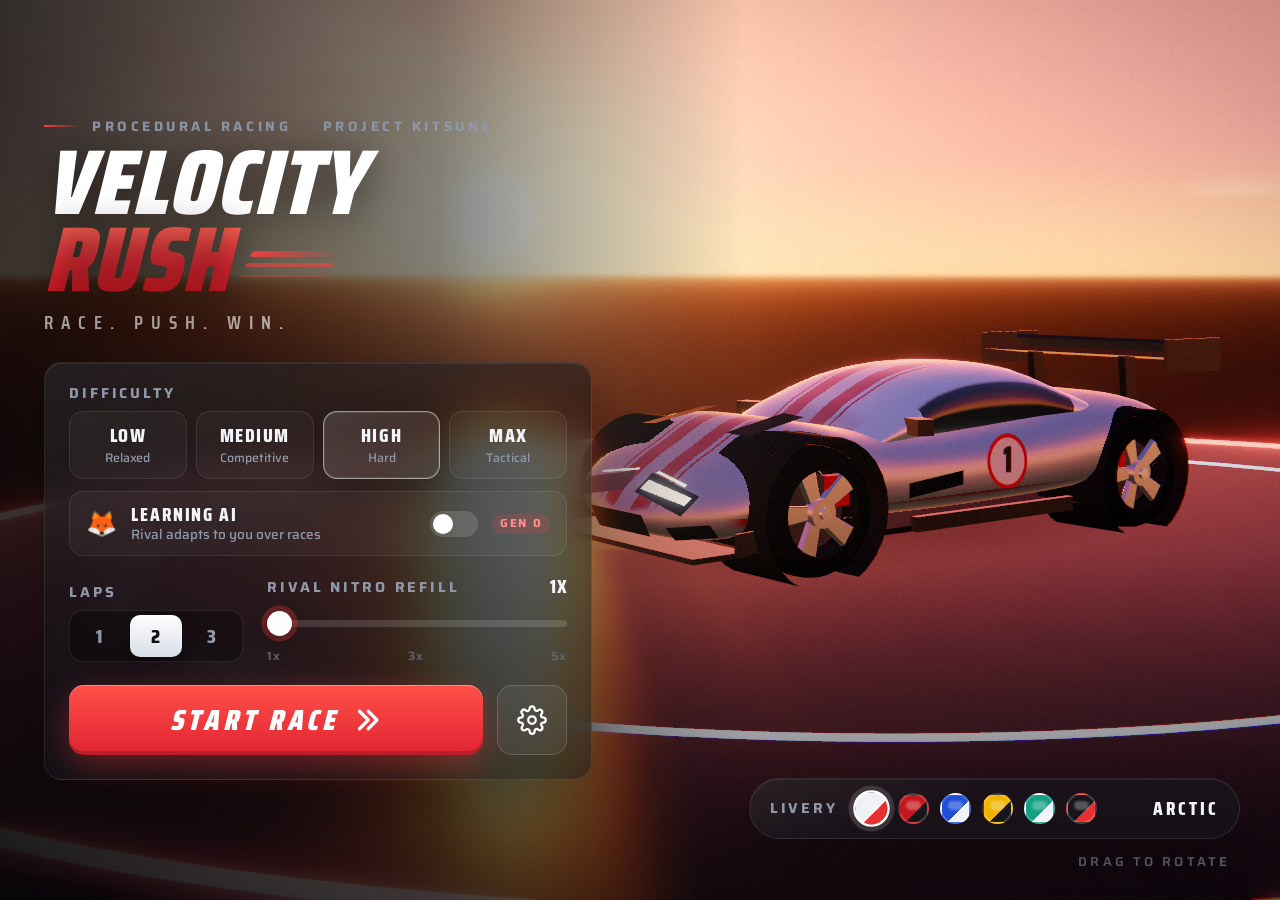
<file: index.html>
<!doctype html>
<html lang="en">
<head>
  <meta charset="utf-8">
  <meta name="viewport" content="width=device-width, initial-scale=1">
  <meta name="theme-color" content="#07090d">
  <meta name="robots" content="noindex">
  <title>Velocity Rush</title>
  <meta http-equiv="refresh" content="0; url=./Velocity_Rush_v2/">
  <script>
    window.location.replace("./Velocity_Rush_v2/");
  </script>
</head>
<body>
  <p>Opening Velocity Rush… <a href="./Velocity_Rush_v2/">Tap here if you are not redirected.</a></p>
</body>
</html>
</file>
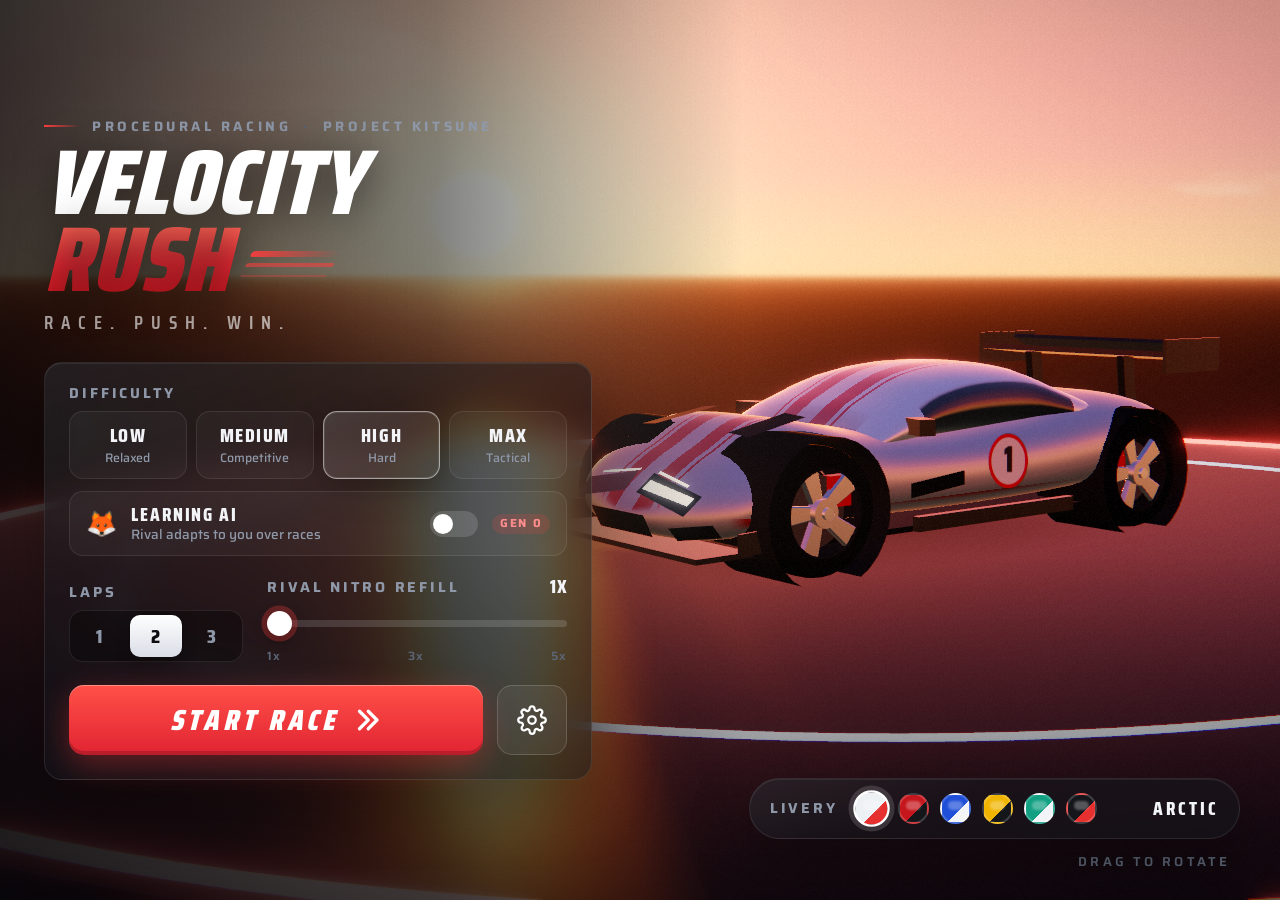
<file: Velocity_Rush_v2/index.html>
<!DOCTYPE html>
<html lang="en">
<head>
  <meta charset="UTF-8" />
  <meta name="viewport" content="width=device-width, initial-scale=1.0, maximum-scale=1.0, user-scalable=no, viewport-fit=cover" />
  <meta name="mobile-web-app-capable" content="yes" />
  <meta name="apple-mobile-web-app-capable" content="yes" />
  <meta name="apple-mobile-web-app-status-bar-style" content="black-translucent" />
  <meta name="theme-color" content="#07090d" />
  <meta name="color-scheme" content="dark" />
  <meta name="format-detection" content="telephone=no" />
  <meta name="description" content="Velocity Rush — procedural racing against four difficulty levels and a rival that can learn." />
  <title>Velocity Rush</title>
  <link rel="icon" href="assets/icon.png" />
  <link rel="stylesheet" href="css/fonts.css" />
  <link rel="stylesheet" href="css/style.css" />
</head>
<body class="booting">
  <canvas id="gl"></canvas>

  <svg width="0" height="0" style="position:absolute" aria-hidden="true">
    <defs>
      <symbol id="i-gear" viewBox="0 0 24 24"><path fill="none" stroke="currentColor" stroke-width="1.8" stroke-linecap="round" stroke-linejoin="round" d="M12 15a3 3 0 100-6 3 3 0 000 6z"/><path fill="none" stroke="currentColor" stroke-width="1.8" stroke-linecap="round" stroke-linejoin="round" d="M19.4 15a1.65 1.65 0 00.33 1.82l.06.06a2 2 0 11-2.83 2.83l-.06-.06a1.65 1.65 0 00-1.82-.33 1.65 1.65 0 00-1 1.51V21a2 2 0 11-4 0v-.09A1.65 1.65 0 009 19.4a1.65 1.65 0 00-1.82.33l-.06.06a2 2 0 11-2.83-2.83l.06-.06a1.65 1.65 0 00.33-1.82 1.65 1.65 0 00-1.51-1H3a2 2 0 110-4h.09A1.65 1.65 0 004.6 9a1.65 1.65 0 00-.33-1.82l-.06-.06a2 2 0 112.83-2.83l.06.06a1.65 1.65 0 001.82.33H9a1.65 1.65 0 001-1.51V3a2 2 0 114 0v.09a1.65 1.65 0 001 1.51 1.65 1.65 0 001.82-.33l.06-.06a2 2 0 112.83 2.83l-.06.06a1.65 1.65 0 00-.33 1.82V9a1.65 1.65 0 001.51 1H21a2 2 0 110 4h-.09a1.65 1.65 0 00-1.51 1z"/></symbol>
      <symbol id="i-pause" viewBox="0 0 24 24"><rect x="6" y="5" width="4.2" height="14" rx="1.2" fill="currentColor"/><rect x="13.8" y="5" width="4.2" height="14" rx="1.2" fill="currentColor"/></symbol>
      <symbol id="i-bolt" viewBox="0 0 24 24"><path fill="currentColor" d="M13.2 2 4 13.4h6.4L9.4 22 20 9.8h-6.6z"/></symbol>
      <symbol id="i-skull" viewBox="0 0 24 24"><path fill="currentColor" d="M12 2.5a8.5 8.5 0 00-5.4 15.1V20a1.2 1.2 0 001.2 1.2h1.4V19h1.6v2.2h2.4V19h1.6v2.2h1.4A1.2 1.2 0 0017.4 20v-2.4A8.5 8.5 0 0012 2.5zM8.9 14.6a2.2 2.2 0 110-4.4 2.2 2.2 0 010 4.4zm6.2 0a2.2 2.2 0 110-4.4 2.2 2.2 0 010 4.4z"/></symbol>
      <symbol id="i-target" viewBox="0 0 24 24"><g fill="none" stroke="currentColor" stroke-width="1.8"><circle cx="12" cy="12" r="8.5"/><circle cx="12" cy="12" r="4.6"/></g><circle cx="12" cy="12" r="1.6" fill="currentColor"/></symbol>
      <symbol id="i-chev" viewBox="0 0 24 24"><path fill="none" stroke="currentColor" stroke-width="2.6" stroke-linecap="round" stroke-linejoin="round" d="M6 5l7 7-7 7M13 5l7 7-7 7"/></symbol>
      <symbol id="i-back" viewBox="0 0 24 24"><path fill="none" stroke="currentColor" stroke-width="2.2" stroke-linecap="round" stroke-linejoin="round" d="M19 12H5m7 7l-7-7 7-7"/></symbol>
      <symbol id="i-play" viewBox="0 0 24 24"><path fill="currentColor" d="M7 4.6v14.8a1 1 0 001.5.86l12-7.4a1 1 0 000-1.72l-12-7.4A1 1 0 007 4.6z"/></symbol>
      <symbol id="i-flag" viewBox="0 0 24 24"><path fill="none" stroke="currentColor" stroke-width="1.9" stroke-linecap="round" stroke-linejoin="round" d="M5 21V4m0 1c4-2.4 6.5 2.4 11 0v9c-4.5 2.4-7-2.4-11 0"/></symbol>
    </defs>
  </svg>

  <div id="ui">
    <!-- ======================================================== MENU -->
    <section id="menu" class="view active">
      <div class="menu-left">
        <header class="brand">
          <div class="eyebrow"><i></i>Procedural racing<span>·</span>Project Kitsune</div>
          <h1><span class="w1">VELOCITY</span><span class="w2">RUSH<b></b></span></h1>
          <p class="tag">Race. Push. Win.</p>
        </header>

        <div class="glass panel">
          <div class="sec">
            <label class="lbl">Difficulty</label>
            <div class="opp-grid four" id="diff-grid">
              <button id="btn-low" data-diff="low" class="opp" type="button"><span class="t"><b>Low</b><small>Relaxed</small></span></button>
              <button id="btn-medium" data-diff="medium" class="opp" type="button"><span class="t"><b>Medium</b><small>Competitive</small></span></button>
              <button id="btn-high" data-diff="high" class="opp" type="button"><span class="t"><b>High</b><small>Hard</small></span></button>
              <button id="btn-max" data-diff="max" class="opp danger" type="button"><span class="t"><b>Max</b><small>Tactical</small></span></button>
            </div>
            <button id="btn-learn" class="learn-row" type="button" role="switch" aria-checked="false">
              <span class="fox">🦊</span>
              <span class="t"><b>Learning AI</b><small id="learn-sub">Rival adapts to you over races</small></span>
              <i class="knob"></i><em id="brain-chip">GEN 0</em>
            </button>
          </div>
          <div class="row2">
            <div class="sec">
              <label class="lbl">Laps</label>
              <div class="seg" id="laps-seg">
                <button data-laps="1" class="lap-btn" type="button">1</button>
                <button data-laps="2" class="lap-btn" type="button">2</button>
                <button data-laps="3" class="lap-btn" type="button">3</button>
              </div>
            </div>
            <div class="sec grow">
              <label class="lbl" for="nitroMultSlider">Rival nitro refill <output id="nitroMultLabel">1x</output></label>
              <input type="range" id="nitroMultSlider" min="1" max="5" step="0.5" value="1" />
              <div class="ticks"><span>1x</span><span>3x</span><span>5x</span></div>
            </div>
          </div>
          <div class="actions">
            <button id="btn-start" class="cta" type="button"><span>Start race</span><svg class="ico"><use href="#i-chev"/></svg></button>
            <button id="btn-settings" class="icon-btn" type="button" aria-label="Settings"><svg><use href="#i-gear"/></svg></button>
          </div>
        </div>
      </div>

      <div class="menu-right">
        <div class="livery glass">
          <span class="lbl">Livery</span>
          <div id="swatches"></div>
          <span id="livery-name" class="livery-name">Arctic</span>
        </div>
        <div class="hint">Drag to rotate</div>
      </div>
    </section>

    <!-- ===================================================== SETTINGS -->
    <section id="settings" class="view">
      <div class="settings-shell glass">
        <div class="settings-head">
          <h2>Settings</h2>
          <button id="btn-back" class="ghost" type="button"><svg class="ico"><use href="#i-back"/></svg>Menu</button>
        </div>
        <div class="settings-body">
          <nav class="tabs" id="tabs">
            <button class="tab active" data-tab="gfx" type="button">Graphics</button>
            <button class="tab" data-tab="controls" type="button">Controls</button>
            <button class="tab" data-tab="brain" type="button">Kitsune</button>
            <button class="tab" data-tab="about" type="button">About</button>
          </nav>
          <div class="tab-pages">
            <div class="page active" id="tab-gfx">
              <div class="field"><label class="lbl">Quality</label><div class="seg" data-setting="quality">
                <button data-v="auto" type="button">Auto</button><button data-v="low" type="button">Low</button><button data-v="medium" type="button">Medium</button><button data-v="high" type="button">High</button><button data-v="ultra" type="button">Ultra</button></div>
                <p class="note" id="quality-note">Auto picks a preset for your device and trims resolution on the fly to hold frame-rate.</p></div>
              <div class="field"><label class="lbl">Time of day</label><div class="seg" data-setting="timeOfDay">
                <button data-v="dynamic" type="button">Dynamic</button><button data-v="dawn" type="button">Dawn</button><button data-v="day" type="button">Day</button><button data-v="sunset" type="button">Sunset</button><button data-v="night" type="button">Night</button></div></div>
              <div class="field"><label class="lbl">Camera</label><div class="seg" data-setting="camera">
                <button data-v="chase" type="button">Chase</button><button data-v="far" type="button">Far</button><button data-v="bumper" type="button">Bumper</button></div></div>
              <div class="field"><label class="lbl">Frame counter</label><div class="seg" data-setting="showFps" data-bool="1">
                <button data-v="false" type="button">Off</button><button data-v="true" type="button">On</button></div></div>
            </div>
            <div class="page" id="tab-controls">
              <ul class="keys">
                <li><kbd>Joystick ↔</kbd><span>Steer left / right</span></li>
                <li><kbd>Joystick ↑</kbd><span>Accelerate</span></li>
                <li><kbd>Joystick ↓</kbd><span>Brake / reverse</span></li>
                <li><kbd>NITRO</kbd><span>Burn nitro for top speed</span></li>
                <li><kbd>W</kbd><kbd>↑</kbd><span>Accelerate</span></li>
                <li><kbd>S</kbd><kbd>↓</kbd><span>Brake / reverse</span></li>
                <li><kbd>A</kbd><kbd>D</kbd><kbd>←</kbd><kbd>→</kbd><span>Steer</span></li>
                <li><kbd>Space</kbd><span>Nitro</span></li>
                <li><kbd>P</kbd><span>Pause</span></li>
              </ul>
              <ul class="tips">
                <li><b>Nitro bottles</b> on track refill your tank — the rival can steal them.</li>
                <li><b>Drift:</b> brake while steering at speed.</li>
                <li><b>Side-bump</b> at high speed knocks a rival out.</li>
                <li><b>Landing on the rival</b> from a jump knocks them out instantly.</li>
              </ul>
            </div>
            <div class="page" id="tab-brain">
              <div class="brain">
                <div class="brain-head"><div class="fox">🦊</div><div><h3>Felix</h3><p>Project Kitsune · learning rival</p></div></div>
                <div class="stats4">
                  <div><b id="st-gen">0</b><span>Generation</span></div>
                  <div><b id="st-races">0</b><span>Races</span></div>
                  <div><b id="st-wins">0</b><span>Wins</span></div>
                  <div><b id="st-best">0</b><span>Best fitness</span></div>
                </div>
                <p class="note">Stored on this device (IndexedDB with localStorage fallback). Persists until you reset it.</p>
                <button id="btn-reset-brain" class="danger-btn" type="button">Reset Kitsune brain</button>
                <span id="cleared"></span>
              </div>
            </div>
            <div class="page" id="tab-about">
              <div class="about">
                <p>Felix is a rival that learns on your device. With the Learning AI toggle on (Medium, High or Max), each race it tries a slightly different pace, cornering and nitro setting, and keeps the one that beat you by the most — so it slowly adapts to how you drive. It can only improve inside a small band for each difficulty, so Max always stays beatable. Low never learns. All data stays on this device.</p>
                <div class="badges"><span>4 difficulties</span><span>Evolving rival</span><span>Persistent memory</span><span>Nitro theft (Max)</span></div>
                <p class="foot">Velocity Rush · rebuilt visuals · Three.js r128</p>
              </div>
            </div>
          </div>
        </div>
      </div>
    </section>

    <!-- ======================================================= RACE -->
    <section id="race" class="view">
      <div class="hud">
        <div class="hud-tl glass">
          <div class="pos"><span id="hud-pos-n">1</span><span class="of">/2</span></div>
          <div class="pos-meta">
            <span id="hud-lap">LAP 1/2</span>
            <div class="bar"><i id="hud-prog"></i></div>
          </div>
        </div>

        <div class="hud-tc">
          <div class="timer glass"><span id="hud-time">00:00.00</span></div>
          <button id="btn-pause" class="round glass" type="button" aria-label="Pause"><svg><use href="#i-pause"/></svg></button>
        </div>

        <div class="hud-tr">
          <div class="mini"><canvas id="minimap" width="240" height="240"></canvas></div>
          <div class="gap glass" id="hud-gap"><i></i><span>Even</span></div>
        </div>

        <div class="hud-bc">
          <div class="gauge">
            <svg viewBox="0 0 260 170" aria-hidden="true">
              <defs>
                <linearGradient id="gg" x1="0" x2="1"><stop offset="0" stop-color="#ffffff"/><stop offset="0.65" stop-color="#ffd2c9"/><stop offset="1" stop-color="#ff3b3b"/></linearGradient>
                <linearGradient id="gn" x1="0" x2="1"><stop offset="0" stop-color="#9be8ff"/><stop offset="1" stop-color="#2f8bff"/></linearGradient>
              </defs>
              <g id="gauge-ticks"></g>
              <path id="gauge-bg" d="M 36.7 148.6 A 100 100 0 1 1 223.3 148.6" pathLength="100" fill="none" stroke="rgba(255,255,255,.14)" stroke-width="9" stroke-linecap="round"/>
              <path id="gauge-fill" d="M 36.7 148.6 A 100 100 0 1 1 223.3 148.6" pathLength="100" fill="none" stroke="url(#gg)" stroke-width="9" stroke-linecap="round" stroke-dasharray="0 100"/>
            </svg>
            <div class="speed"><span id="hud-speed">0</span><small>km/h</small></div>
          </div>
          <div class="nitro" id="hud-nitro-wrap"><svg class="ico"><use href="#i-bolt"/></svg><div class="segs" id="hud-nitro"></div></div>
        </div>

        <div id="hud-msg" class="toast"></div>
        <div id="countdown" class="countdown"></div>
        <div id="keyhint" class="keyhint"><kbd>W</kbd><kbd>A</kbd><kbd>S</kbd><kbd>D</kbd> drive <kbd>Space</kbd> nitro <kbd>P</kbd> pause</div>
      </div>

      <div class="touch">
        <div class="joystick-wrap" id="joystick-wrap">
          <div class="joystick-base" id="joystick-base"><span class="arr u"></span><span class="arr d"></span><span class="arr l"></span><span class="arr r"></span><div class="joystick-stick" id="joystick-stick"></div></div>
        </div>
        <button id="btn-nitro" class="nitro-btn" type="button">
          <svg class="ring" viewBox="0 0 100 100"><circle cx="50" cy="50" r="45" class="rb"/><circle cx="50" cy="50" r="45" class="rf" id="nitro-ring" pathLength="100" stroke-dasharray="100 100"/></svg>
          <svg class="bolt"><use href="#i-bolt"/></svg><span>NITRO</span>
        </button>
      </div>

      <div id="pause" class="overlay hidden">
        <div class="card glass">
          <div class="eyebrow">Race paused</div>
          <h2>Paused</h2>
          <div class="btns">
            <button id="pause-resume" class="cta sm" type="button"><svg class="ico"><use href="#i-play"/></svg><span>Resume</span></button>
            <button id="pause-quit" class="ghost" type="button">Quit race</button>
          </div>
        </div>
      </div>

      <div id="finish" class="overlay hidden">
        <div class="card glass finish">
          <div class="eyebrow">Race complete</div>
          <h2 id="finish-title">Victory</h2>
          <div class="stats">
            <div><span>Total time</span><b id="fin-time">0.00</b></div>
            <div><span>Top speed</span><b id="fin-top">0<small>km/h</small></b></div>
            <div><span>Knock-outs</span><b id="fin-ko">0</b></div>
            <div><span id="fin-gap-l">Margin</span><b id="fin-gap">0<small>m</small></b></div>
          </div>
          <div class="btns">
            <button id="finish-menu" class="ghost" type="button">Menu</button>
            <button id="finish-again" class="cta sm" type="button"><span>Race again</span><svg class="ico"><use href="#i-chev"/></svg></button>
          </div>
        </div>
      </div>
    </section>

    <!-- ======================================================= BOOT -->
    <div id="boot" class="boot">
      <div class="boot-inner">
        <div class="boot-logo"><span>VELOCITY</span><span class="r">RUSH</span></div>
        <div class="boot-bar"><i id="boot-fill"></i></div>
        <div class="boot-sub" id="boot-sub">Loading…</div>
      </div>
    </div>
    <div id="fps" class="fps hidden"></div>
    <div id="fatal" class="fatal hidden"></div>
  </div>

  <script src="vendor/three.min.js"></script>
  <script src="js/core/util.js"></script>
  <script src="js/core/settings.js"></script>
  <script src="js/core/storage.js"></script>
  <script src="js/core/store.js"></script>
  <script src="js/ai/neural.js"></script>
  <script src="js/world/track.js"></script>
  <script src="js/ai/bottle-helpers.js"></script>
  <script src="js/ai/opponents.js"></script>
  <script src="js/gfx/glsl.js"></script>
  <script src="js/gfx/atmosphere.js"></script>
  <script src="js/gfx/post.js"></script>
  <script src="js/gfx/textures.js"></script>
  <script src="js/gfx/geo.js"></script>
  <script src="js/gfx/water.js"></script>
  <script src="js/gfx/car.js"></script>
  <script src="js/gfx/fx.js"></script>
  <script src="js/world/trackinfo.js"></script>
  <script src="js/world/terrain.js"></script>
  <script src="js/world/road.js"></script>
  <script src="js/world/scenery.js"></script>
  <script src="js/world/structures.js"></script>
  <script src="js/world/world.js"></script>
  <script src="js/game/input.js"></script>
  <script src="js/game/game.js"></script>
  <script src="js/app.js"></script>
  <script src="js/ui/ui.js"></script>
  <script src="js/main.js"></script>
</body>
</html>
</file>
<file: Velocity_Rush_v2/css/fonts.css>
/* Self-hosted fonts (latin subset) — no network needed. */
@font-face { font-family: "Saira Condensed"; font-style: normal; font-weight: 600; font-display: swap; src: url("../fonts/saira-condensed-latin-600-normal.woff2") format("woff2"); }
@font-face { font-family: "Saira Condensed"; font-style: normal; font-weight: 700; font-display: swap; src: url("../fonts/saira-condensed-latin-700-normal.woff2") format("woff2"); }
@font-face { font-family: "Saira Condensed"; font-style: normal; font-weight: 800; font-display: swap; src: url("../fonts/saira-condensed-latin-800-normal.woff2") format("woff2"); }
@font-face { font-family: "Saira Condensed"; font-style: normal; font-weight: 900; font-display: swap; src: url("../fonts/saira-condensed-latin-900-normal.woff2") format("woff2"); }
@font-face { font-family: "Saira"; font-style: normal; font-weight: 400; font-display: swap; src: url("../fonts/saira-latin-400-normal.woff2") format("woff2"); }
@font-face { font-family: "Saira"; font-style: normal; font-weight: 500; font-display: swap; src: url("../fonts/saira-latin-500-normal.woff2") format("woff2"); }
@font-face { font-family: "Saira"; font-style: normal; font-weight: 600; font-display: swap; src: url("../fonts/saira-latin-600-normal.woff2") format("woff2"); }
@font-face { font-family: "Saira"; font-style: normal; font-weight: 700; font-display: swap; src: url("../fonts/saira-latin-700-normal.woff2") format("woff2"); }
</file>
<file: Velocity_Rush_v2/css/style.css>
/* ============================================================================
   Velocity Rush — interface
   Glass panels over a live 3D scene · Saira Condensed display / Saira text
   ========================================================================== */
:root {
  --bg: #07090d;
  --fg: #f2f4f8;
  --mute: #8f98a8;
  --dim: #5c6575;
  --red: #ff3d3d;
  --red-2: #d91f2e;
  --cyan: #3ad8ff;
  --gold: #ffc247;
  --green: #46e08d;
  --glass: rgba(13, 16, 23, 0.56);
  --glass-solid: rgba(16, 19, 27, 0.92);
  --line: rgba(255, 255, 255, 0.09);
  --line-2: rgba(255, 255, 255, 0.16);
  --radius: 0.9rem;
  --disp: "Saira Condensed", "Arial Narrow", Impact, sans-serif;
  --text: "Saira", system-ui, -apple-system, "Segoe UI", sans-serif;
  --ease: cubic-bezier(0.2, 0.8, 0.2, 1);
  --safe-l: env(safe-area-inset-left, 0px);
  --safe-r: env(safe-area-inset-right, 0px);
  --safe-t: env(safe-area-inset-top, 0px);
  --safe-b: env(safe-area-inset-bottom, 0px);
}
* { box-sizing: border-box; -webkit-tap-highlight-color: transparent; }
html { font-size: clamp(10px, 2.7vh, 20px); }
@media (max-aspect-ratio: 1/1) { html { font-size: clamp(10px, 1.9vw, 18px); } }
html, body { height: 100%; margin: 0; background: var(--bg); color: var(--fg); font-family: var(--text); overflow: hidden; overscroll-behavior: none; touch-action: none; -webkit-user-select: none; user-select: none; -webkit-touch-callout: none; }
body { position: fixed; inset: 0; }
#gl { position: fixed; inset: 0; width: 100%; height: 100%; display: block; background: #05070c; }
#ui { position: fixed; inset: 0; pointer-events: none; }
#ui > .view, #ui button, #ui input, #ui .glass, #ui .overlay { pointer-events: auto; }
button { font: inherit; color: inherit; cursor: pointer; }
svg { display: block; }
.hidden { display: none !important; }

.view { position: absolute; inset: 0; display: none; pointer-events: none; }
.view.active { display: block; animation: viewIn 0.5s var(--ease) both; }
@keyframes viewIn { from { opacity: 0; } to { opacity: 1; } }

.glass {
  background: linear-gradient(160deg, rgba(255, 255, 255, 0.07), rgba(255, 255, 255, 0.015) 40%), var(--glass);
  border: 1px solid var(--line);
  box-shadow: 0 1.2rem 3rem rgba(0, 0, 0, 0.35), inset 0 1px 0 rgba(255, 255, 255, 0.07);
  -webkit-backdrop-filter: blur(16px) saturate(1.25);
  backdrop-filter: blur(16px) saturate(1.25);
  border-radius: var(--radius);
}
.lbl { display: flex; justify-content: space-between; align-items: center; font: 700 0.72rem/1 var(--text); letter-spacing: 0.2em; text-transform: uppercase; color: var(--mute); margin: 0 0 0.55rem; }
.lbl output { font: 800 0.95rem/1 var(--disp); letter-spacing: 0.04em; color: var(--fg); }
.ico { width: 1.25em; height: 1.25em; flex: none; }

/* ------------------------------------------------------------------ MENU */
#menu { padding: calc(var(--safe-t) + 1.6rem) calc(var(--safe-r) + 2.2rem) calc(var(--safe-b) + 1.6rem) calc(var(--safe-l) + 2.2rem); }
#menu::before { content: ""; position: absolute; inset: 0; background: linear-gradient(90deg, rgba(4, 6, 10, 0.78) 0%, rgba(4, 6, 10, 0.5) 34%, rgba(4, 6, 10, 0) 58%), linear-gradient(0deg, rgba(4, 6, 10, 0.55), rgba(4, 6, 10, 0) 38%); pointer-events: none; }
.menu-left { position: relative; height: 100%; width: min(34rem, 46%); display: flex; flex-direction: column; justify-content: center; gap: 1.5rem; }
.brand .eyebrow { display: flex; align-items: center; gap: 0.6rem; font: 700 0.68rem/1 var(--text); letter-spacing: 0.26em; text-transform: uppercase; color: var(--mute); }
.brand .eyebrow i { width: 1.8rem; height: 2px; background: linear-gradient(90deg, var(--red), transparent); display: block; }
.brand .eyebrow span { color: var(--dim); }
.brand h1 { margin: 0.55rem 0 0; font: 900 4.6rem/0.84 var(--disp); letter-spacing: 0.01em; font-style: italic; text-transform: uppercase; display: flex; flex-direction: column; text-shadow: 0 0.2rem 2rem rgba(0, 0, 0, 0.55); }
.brand .w1 { color: #fff; }
.brand .w2 { position: relative; display: inline-block; align-self: flex-start; background: linear-gradient(180deg, #ff6a5a 0%, #ff2f3a 55%, #c8141f 100%); -webkit-background-clip: text; background-clip: text; color: transparent; padding-right: 0.15em; }
.brand .w2 b { position: absolute; left: calc(100% + 0.4rem); top: 38%; width: 4.5rem; height: 0.32rem; border-radius: 3px; background: linear-gradient(90deg, rgba(255, 61, 61, 0.9), transparent); box-shadow: 0 0.55rem 0 -0.05rem rgba(255, 61, 61, 0.55), 0 1.1rem 0 -0.1rem rgba(255, 61, 61, 0.28); transform: skewX(-30deg); }
.brand .tag { margin: 0.7rem 0 0; font: 600 0.95rem/1 var(--disp); letter-spacing: 0.42em; text-transform: uppercase; color: rgba(255, 255, 255, 0.62); }

.panel { padding: 1.15rem 1.2rem 1.2rem; display: flex; flex-direction: column; gap: 1.05rem; }
.sec { min-width: 0; }
.sec.grow { flex: 1; }
.row2 { display: flex; gap: 1.2rem; align-items: flex-end; }

.opp-grid { display: grid; grid-template-columns: 1fr 1fr; gap: 0.6rem; }
.opp-grid.four { grid-template-columns: repeat(4, 1fr); gap: 0.45rem; }
.opp-grid.four .opp { padding: 0.7rem 0.5rem; justify-content: center; text-align: center; }
.opp-grid.four .opp b { font-size: 0.98rem; letter-spacing: 0.08em; }
.opp-grid.four .opp small { font-size: 0.62rem; }
.opp-grid.four .opp .t { align-items: center; }
.opp { position: relative; display: flex; align-items: center; gap: 0.7rem; text-align: left; padding: 0.8rem 0.85rem; border-radius: 0.7rem; border: 1px solid var(--line); background: rgba(255, 255, 255, 0.035); transition: transform 0.2s var(--ease), border-color 0.2s, background 0.2s, box-shadow 0.25s; overflow: hidden; }
.opp .ico { width: 1.7rem; height: 1.7rem; color: var(--mute); transition: color 0.2s; }
.opp .t { display: flex; flex-direction: column; gap: 0.25rem; min-width: 0; }
.opp b { font: 800 1.12rem/1 var(--disp); letter-spacing: 0.1em; text-transform: uppercase; }
.opp small { font: 500 0.7rem/1.1 var(--text); color: var(--mute); }
.opp em { position: absolute; bottom: 0.45rem; right: 0.55rem; font: 700 0.58rem/1 var(--text); font-style: normal; letter-spacing: 0.14em; padding: 0.22rem 0.4rem; border-radius: 99px; background: rgba(255, 61, 61, 0.16); color: #ff8d8d; }
.opp:active { transform: scale(0.985); }
.opp.active { border-color: rgba(255, 255, 255, 0.5); background: linear-gradient(135deg, rgba(255, 255, 255, 0.14), rgba(255, 255, 255, 0.04)); box-shadow: 0 0 0 1px rgba(255, 255, 255, 0.1) inset, 0 0.6rem 1.6rem rgba(0, 0, 0, 0.3); }
.opp.active .ico { color: #fff; }
.opp.danger .ico { color: #ff8d8d; }
.opp.danger.active { border-color: rgba(255, 61, 61, 0.8); background: linear-gradient(135deg, rgba(255, 61, 61, 0.28), rgba(255, 61, 61, 0.06)); box-shadow: 0 0 1.6rem rgba(255, 61, 61, 0.28), 0 0 0 1px rgba(255, 61, 61, 0.2) inset; }
.opp.danger.active .ico { color: #ff5252; }

.seg { display: inline-flex; padding: 0.2rem; gap: 0.2rem; border-radius: 0.7rem; background: rgba(0, 0, 0, 0.32); border: 1px solid var(--line); }
.seg button { min-width: 2.6rem; padding: 0.55rem 0.85rem; border: 0; border-radius: 0.5rem; background: transparent; color: var(--mute); font: 800 1rem/1 var(--disp); letter-spacing: 0.08em; text-transform: uppercase; transition: background 0.2s, color 0.2s, transform 0.15s; }
.seg button:active { transform: scale(0.96); }
.seg button.active { color: #0a0c10; background: linear-gradient(180deg, #ffffff, #d9dde6); box-shadow: 0 0.2rem 0.7rem rgba(0, 0, 0, 0.35); }

input[type="range"] { -webkit-appearance: none; appearance: none; width: 100%; height: 1.6rem; background: transparent; margin: 0; --p: 0%; }
input[type="range"]::-webkit-slider-runnable-track { height: 0.34rem; border-radius: 99px; background: linear-gradient(90deg, var(--red) 0 var(--p), rgba(255, 255, 255, 0.14) var(--p) 100%); }
input[type="range"]::-moz-range-track { height: 0.34rem; border-radius: 99px; background: linear-gradient(90deg, var(--red) 0 var(--p), rgba(255, 255, 255, 0.14) var(--p) 100%); }
input[type="range"]::-webkit-slider-thumb { -webkit-appearance: none; width: 1.25rem; height: 1.25rem; border-radius: 50%; background: #fff; border: 0; margin-top: -0.455rem; box-shadow: 0 0 0 0.28rem rgba(255, 61, 61, 0.28), 0 0.2rem 0.6rem rgba(0, 0, 0, 0.5); }
input[type="range"]::-moz-range-thumb { width: 1.25rem; height: 1.25rem; border-radius: 50%; background: #fff; border: 0; box-shadow: 0 0 0 0.28rem rgba(255, 61, 61, 0.28); }
.ticks { display: flex; justify-content: space-between; font: 600 0.6rem/1 var(--text); color: var(--dim); letter-spacing: 0.1em; margin-top: 0.1rem; }

.actions { display: flex; gap: 0.7rem; align-items: stretch; margin-top: 0.1rem; }
.cta { position: relative; flex: 1; display: flex; align-items: center; justify-content: center; gap: 0.7rem; padding: 1rem 1.4rem; border: 0; border-radius: 0.75rem; color: #fff; background: linear-gradient(180deg, #ff5148 0%, #e12332 100%); font: 900 1.45rem/1 var(--disp); letter-spacing: 0.14em; text-transform: uppercase; font-style: italic; box-shadow: 0 0.5rem 1.6rem rgba(255, 61, 61, 0.35), inset 0 1px 0 rgba(255, 255, 255, 0.35), inset 0 -0.2rem 0 rgba(0, 0, 0, 0.18); transition: transform 0.15s var(--ease), box-shadow 0.25s, filter 0.2s; overflow: hidden; }
.cta::after { content: ""; position: absolute; top: 0; bottom: 0; left: -40%; width: 30%; background: linear-gradient(90deg, transparent, rgba(255, 255, 255, 0.35), transparent); transform: skewX(-24deg); animation: sheen 3.6s ease-in-out infinite; }
@keyframes sheen { 0%, 55% { left: -40%; } 85%, 100% { left: 130%; } }
.cta .ico { width: 1.5rem; height: 1.5rem; }
.cta:hover { filter: brightness(1.08); }
.cta:active { transform: scale(0.98); }
.cta.sm { flex: none; padding: 0.85rem 1.5rem; font-size: 1.15rem; }
.icon-btn { width: 3.5rem; flex: none; display: grid; place-items: center; border-radius: 0.75rem; border: 1px solid var(--line-2); background: rgba(255, 255, 255, 0.06); color: #fff; transition: background 0.2s, transform 0.15s; }
.icon-btn svg { width: 1.5rem; height: 1.5rem; }
.icon-btn:active { transform: scale(0.95); background: rgba(255, 255, 255, 0.14); }
.ghost { display: inline-flex; align-items: center; gap: 0.5rem; padding: 0.75rem 1.2rem; border-radius: 0.7rem; border: 1px solid var(--line-2); background: rgba(255, 255, 255, 0.05); color: #fff; font: 700 0.95rem/1 var(--disp); letter-spacing: 0.14em; text-transform: uppercase; transition: background 0.2s, transform 0.15s; }
.ghost:active { transform: scale(0.97); background: rgba(255, 255, 255, 0.12); }
.ghost .ico { width: 1.1rem; height: 1.1rem; }

.menu-right { position: absolute; right: calc(var(--safe-r) + 2rem); bottom: calc(var(--safe-b) + 1.6rem); display: flex; flex-direction: column; align-items: flex-end; gap: 0.8rem; }
.livery { display: flex; align-items: center; gap: 0.9rem; padding: 0.7rem 1rem; border-radius: 99px; }
.livery .lbl { margin: 0; }
#swatches { display: flex; gap: 0.55rem; }
.sw { width: 1.55rem; height: 1.55rem; border-radius: 50%; border: 2px solid rgba(255, 255, 255, 0.18); padding: 0; transition: transform 0.2s var(--ease), border-color 0.2s, box-shadow 0.2s; position: relative; }
.sw::after { content: ""; position: absolute; inset: 0.28rem 0.28rem auto 0.28rem; height: 35%; border-radius: 99px; background: rgba(255, 255, 255, 0.28); filter: blur(1px); }
.sw.active { transform: scale(1.18); border-color: #fff; box-shadow: 0 0 0 0.2rem rgba(255, 255, 255, 0.14); }
.livery-name { font: 800 0.95rem/1 var(--disp); letter-spacing: 0.16em; text-transform: uppercase; min-width: 5.2rem; text-align: right; }
.hint { font: 600 0.65rem/1 var(--text); letter-spacing: 0.24em; text-transform: uppercase; color: var(--dim); padding-right: 0.5rem; }

/* -------------------------------------------------------------- SETTINGS */
#settings { display: none; padding: calc(var(--safe-t) + 1.4rem) calc(var(--safe-r) + 2rem) calc(var(--safe-b) + 1.4rem) calc(var(--safe-l) + 2rem); }
#settings.active { display: flex; align-items: center; justify-content: center; }
#settings::before { content: ""; position: absolute; inset: 0; background: rgba(4, 6, 10, 0.62); }
.settings-shell { position: relative; width: min(60rem, 100%); max-height: 100%; display: flex; flex-direction: column; overflow: hidden; }
.settings-head { display: flex; align-items: center; justify-content: space-between; padding: 0.9rem 1.2rem; border-bottom: 1px solid var(--line); }
.settings-head h2 { margin: 0; font: 900 1.9rem/1 var(--disp); font-style: italic; letter-spacing: 0.08em; text-transform: uppercase; }
.settings-body { display: flex; min-height: 0; flex: 1; }
.tabs { display: flex; flex-direction: column; gap: 0.3rem; padding: 0.9rem; width: 11rem; flex: none; border-right: 1px solid var(--line); }
.tab { text-align: left; padding: 0.8rem 0.95rem; border: 0; border-radius: 0.6rem; background: transparent; color: var(--mute); font: 800 1.02rem/1 var(--disp); letter-spacing: 0.14em; text-transform: uppercase; transition: background 0.2s, color 0.2s; position: relative; }
.tab.active { background: rgba(255, 255, 255, 0.08); color: #fff; }
.tab.active::before { content: ""; position: absolute; left: 0; top: 22%; bottom: 22%; width: 3px; border-radius: 2px; background: var(--red); }
.tab-pages { flex: 1; min-width: 0; overflow-y: auto; padding: 1.1rem 1.4rem 1.3rem; touch-action: pan-y; -webkit-overflow-scrolling: touch; }
.page { display: none; animation: viewIn 0.35s var(--ease) both; }
.page.active { display: block; }
.field { margin-bottom: 1.2rem; }
.field .seg { flex-wrap: wrap; }
.note { margin: 0.6rem 0 0; font: 400 0.78rem/1.45 var(--text); color: var(--mute); max-width: 38rem; }
.keys { list-style: none; margin: 0 0 1rem; padding: 0; display: grid; grid-template-columns: 1fr 1fr; gap: 0.5rem 1.4rem; }
.keys li { display: flex; align-items: center; gap: 0.35rem; padding: 0.35rem 0; border-bottom: 1px solid var(--line); }
.keys li span { margin-left: auto; color: var(--mute); font-size: 0.82rem; }
kbd { display: inline-block; min-width: 1.7rem; padding: 0.28rem 0.5rem; text-align: center; font: 700 0.78rem/1 var(--text); color: #fff; border-radius: 0.4rem; border: 1px solid var(--line-2); border-bottom-width: 2px; background: rgba(255, 255, 255, 0.07); letter-spacing: 0.04em; }
.tips { margin: 0; padding-left: 1.1rem; color: var(--mute); font-size: 0.85rem; line-height: 1.7; }
.tips b { color: #fff; font-weight: 600; }
.brain-head { display: flex; align-items: center; gap: 0.9rem; margin-bottom: 1rem; }
.brain-head .fox { font-size: 2.4rem; filter: drop-shadow(0 0.3rem 0.8rem rgba(255, 120, 40, 0.5)); }
.brain-head h3 { margin: 0; font: 900 1.7rem/1 var(--disp); font-style: italic; letter-spacing: 0.08em; text-transform: uppercase; }
.brain-head p { margin: 0.25rem 0 0; font: 600 0.7rem/1 var(--text); letter-spacing: 0.2em; text-transform: uppercase; color: var(--mute); }
.stats4 { display: grid; grid-template-columns: repeat(4, 1fr); gap: 0.6rem; margin-bottom: 0.4rem; }
.stats4 div { padding: 0.8rem 0.9rem; border-radius: 0.7rem; background: rgba(255, 255, 255, 0.045); border: 1px solid var(--line); display: flex; flex-direction: column; gap: 0.4rem; }
.stats4 b { font: 900 1.8rem/1 var(--disp); font-style: italic; }
.stats4 span { font: 600 0.62rem/1 var(--text); letter-spacing: 0.18em; text-transform: uppercase; color: var(--mute); }
.danger-btn { margin-top: 0.9rem; padding: 0.75rem 1.2rem; border-radius: 0.65rem; border: 1px solid rgba(255, 61, 61, 0.5); background: rgba(255, 61, 61, 0.12); color: #ff8d8d; font: 800 0.9rem/1 var(--disp); letter-spacing: 0.14em; text-transform: uppercase; transition: background 0.2s; }
.danger-btn:active { background: rgba(255, 61, 61, 0.3); }
#cleared { margin-left: 0.8rem; color: var(--green); font-size: 0.8rem; }
.about p { margin: 0 0 1rem; font-size: 0.9rem; line-height: 1.6; color: #c4cad6; max-width: 40rem; }
.badges { display: flex; flex-wrap: wrap; gap: 0.45rem; margin-bottom: 1rem; }
.badges span { padding: 0.4rem 0.7rem; border-radius: 99px; border: 1px solid var(--line-2); background: rgba(255, 255, 255, 0.05); font: 700 0.72rem/1 var(--text); letter-spacing: 0.08em; color: #dfe3ea; }
.about .foot { font-size: 0.72rem; color: var(--dim); letter-spacing: 0.1em; }

/* ------------------------------------------------------------------- HUD */
#race { pointer-events: none; }
.hud { position: absolute; inset: 0; pointer-events: none; }
.hud > * { position: absolute; }
.hud-tl { top: calc(var(--safe-t) + 0.9rem); left: calc(var(--safe-l) + 1.1rem); display: flex; align-items: center; gap: 0.8rem; padding: 0.55rem 1.05rem 0.55rem 0.9rem; border-radius: 0.8rem; }
.pos { font: 900 3.4rem/0.8 var(--disp); font-style: italic; display: flex; align-items: baseline; letter-spacing: -0.01em; }
.pos .of { font-size: 1.5rem; color: var(--mute); margin-left: 0.1rem; }
.pos.first #hud-pos-n { color: var(--gold); text-shadow: 0 0 1.2rem rgba(255, 194, 71, 0.45); }
.pos-meta { display: flex; flex-direction: column; gap: 0.5rem; min-width: 5.6rem; }
.pos-meta > span { font: 800 0.95rem/1 var(--disp); letter-spacing: 0.18em; text-transform: uppercase; }
.bar { height: 0.28rem; border-radius: 99px; background: rgba(255, 255, 255, 0.14); overflow: hidden; }
.bar i { display: block; height: 100%; width: 0; border-radius: inherit; background: linear-gradient(90deg, #fff, var(--red)); }

.hud-tc { top: calc(var(--safe-t) + 0.9rem); left: 50%; transform: translateX(-50%); display: flex; align-items: center; gap: 0.6rem; }
.timer { padding: 0.55rem 1.3rem; border-radius: 99px; font: 800 1.7rem/1 var(--disp); letter-spacing: 0.06em; font-variant-numeric: tabular-nums; min-width: 8.6rem; text-align: center; }
.round { pointer-events: auto; width: 2.7rem; height: 2.7rem; border-radius: 50%; display: grid; place-items: center; color: #fff; padding: 0; }
.round svg { width: 1.1rem; height: 1.1rem; }
.round:active { transform: scale(0.94); }

.hud-tr { top: calc(var(--safe-t) + 0.8rem); right: calc(var(--safe-r) + 1rem); display: flex; flex-direction: column; align-items: center; gap: 0.5rem; }
.mini { width: 9.4rem; height: 9.4rem; border-radius: 50%; position: relative; background: radial-gradient(circle at 50% 50%, rgba(18, 22, 30, 0.72), rgba(8, 10, 14, 0.82)); border: 1px solid var(--line-2); box-shadow: 0 0.8rem 2rem rgba(0, 0, 0, 0.4), inset 0 0 1.6rem rgba(0, 0, 0, 0.5); overflow: hidden; -webkit-backdrop-filter: blur(10px); backdrop-filter: blur(10px); }
.mini canvas { width: 100%; height: 100%; display: block; }
.gap { padding: 0.4rem 0.85rem; border-radius: 99px; display: flex; align-items: center; gap: 0.5rem; font: 800 0.9rem/1 var(--disp); letter-spacing: 0.1em; font-variant-numeric: tabular-nums; }
.gap i { width: 0.55rem; height: 0.55rem; border-radius: 50%; background: var(--mute); }
.gap.ahead i { background: var(--green); box-shadow: 0 0 0.6rem var(--green); }
.gap.behind i { background: var(--red); box-shadow: 0 0 0.6rem var(--red); }

.hud-bc { bottom: calc(var(--safe-b) + 1.1rem); left: 50%; transform: translateX(-50%); display: flex; flex-direction: column; align-items: center; width: 15rem; }
.gauge { position: relative; width: 100%; }
.gauge svg { width: 100%; height: auto; filter: drop-shadow(0 0.3rem 0.9rem rgba(0, 0, 0, 0.55)); }
.gauge .speed { position: absolute; left: 0; right: 0; top: 33%; text-align: center; display: flex; flex-direction: column; align-items: center; }
.speed span { font: 900 3.9rem/0.82 var(--disp); font-style: italic; letter-spacing: -0.01em; text-shadow: 0 0.2rem 1.2rem rgba(0, 0, 0, 0.7); font-variant-numeric: tabular-nums; }
.speed small { font: 700 0.7rem/1 var(--text); letter-spacing: 0.3em; text-transform: uppercase; color: rgba(255, 255, 255, 0.6); margin-top: 0.35rem; }
.nitro { display: flex; align-items: center; gap: 0.5rem; margin-top: -1.15rem; width: 84%; padding: 0.4rem 0.7rem; border-radius: 99px; background: rgba(8, 10, 14, 0.6); border: 1px solid var(--line); -webkit-backdrop-filter: blur(10px); backdrop-filter: blur(10px); }
.nitro .ico { width: 0.95rem; height: 0.95rem; color: var(--cyan); flex: none; }
.segs { display: flex; gap: 2px; flex: 1; height: 0.62rem; }
.segs i { flex: 1; border-radius: 1.5px; background: rgba(255, 255, 255, 0.12); transform: skewX(-18deg); transition: background 0.12s; }
.segs i.on { background: linear-gradient(180deg, #bff3ff, #2fa4ff); box-shadow: 0 0 0.45rem rgba(58, 216, 255, 0.6); }
.nitro.active .segs i.on { background: linear-gradient(180deg, #fff, #7fdcff); box-shadow: 0 0 0.8rem rgba(120, 220, 255, 0.95); animation: nitroPulse 0.18s linear infinite alternate; }
.nitro.low .segs i.on { background: linear-gradient(180deg, #ffd0a0, #ff7a3a); box-shadow: 0 0 0.45rem rgba(255, 122, 58, 0.6); }
@keyframes nitroPulse { from { filter: brightness(1); } to { filter: brightness(1.35); } }

.toast { top: 24%; left: 50%; transform: translate(-50%, 0); padding: 0.55rem 1.6rem; border-radius: 0.4rem; font: 900 1.9rem/1 var(--disp); font-style: italic; letter-spacing: 0.14em; text-transform: uppercase; color: #fff; background: linear-gradient(90deg, transparent, rgba(255, 255, 255, 0.14) 20%, rgba(255, 255, 255, 0.14) 80%, transparent); text-shadow: 0 0.15rem 1rem rgba(0, 0, 0, 0.5); opacity: 0; white-space: nowrap; }
.toast.show { animation: toastIn 1.3s var(--ease) both; }
@keyframes toastIn { 0% { opacity: 0; transform: translate(-50%, 0.6rem) scale(0.9); } 12% { opacity: 1; transform: translate(-50%, 0) scale(1.04); } 20% { transform: translate(-50%, 0) scale(1); } 80% { opacity: 1; } 100% { opacity: 0; transform: translate(-50%, -0.4rem) scale(1); } }
.toast.nitro { color: var(--cyan); background: linear-gradient(90deg, transparent, rgba(58, 216, 255, 0.2) 20%, rgba(58, 216, 255, 0.2) 80%, transparent); }
.toast.good { color: var(--green); background: linear-gradient(90deg, transparent, rgba(70, 224, 141, 0.2) 20%, rgba(70, 224, 141, 0.2) 80%, transparent); }
.toast.danger { color: #ff6a6a; background: linear-gradient(90deg, transparent, rgba(255, 61, 61, 0.24) 20%, rgba(255, 61, 61, 0.24) 80%, transparent); }
.toast.info { color: var(--gold); }

.countdown { top: 50%; left: 50%; transform: translate(-50%, -62%); font: 900 11rem/1 var(--disp); font-style: italic; color: #fff; text-shadow: 0 0.4rem 3rem rgba(0, 0, 0, 0.55), 0 0 5rem rgba(255, 61, 61, 0.45); opacity: 0; letter-spacing: 0.02em; }
.countdown.tick { animation: cdIn 1s var(--ease) both; }
.countdown.go { color: var(--green); text-shadow: 0 0.4rem 3rem rgba(0, 0, 0, 0.5), 0 0 5rem rgba(70, 224, 141, 0.6); animation: cdGo 0.9s var(--ease) both; }
@keyframes cdIn { 0% { opacity: 0; transform: translate(-50%, -62%) scale(1.6); } 25% { opacity: 1; transform: translate(-50%, -62%) scale(1); } 85% { opacity: 1; } 100% { opacity: 0; transform: translate(-50%, -62%) scale(0.85); } }
@keyframes cdGo { 0% { opacity: 0; transform: translate(-50%, -62%) scale(0.7); } 20% { opacity: 1; transform: translate(-50%, -62%) scale(1.1); } 100% { opacity: 0; transform: translate(-50%, -62%) scale(1.5); } }

.keyhint { bottom: calc(var(--safe-b) + 0.9rem); left: calc(var(--safe-l) + 1.2rem); font: 600 0.72rem/1 var(--text); color: var(--mute); letter-spacing: 0.08em; display: flex; align-items: center; gap: 0.35rem; transition: opacity 1s; }
.keyhint kbd { margin-left: 0.3rem; }
body.is-touch .keyhint { display: none; }
body.keys-fade .keyhint { opacity: 0; }

/* touch controls */
.touch { position: absolute; inset: 0; pointer-events: none; display: none; }
body.is-touch .touch { display: block; }
.joystick-wrap { position: absolute; left: calc(var(--safe-l) + 1.4rem); bottom: calc(var(--safe-b) + 1.1rem); width: 16.4rem; height: 16.4rem; display: grid; place-items: center; pointer-events: auto; touch-action: none; }
.joystick-base { position: relative; width: 11.4rem; height: 11.4rem; border-radius: 50%; background: radial-gradient(circle, rgba(255, 255, 255, 0.04) 0%, rgba(255, 255, 255, 0.0) 62%), rgba(10, 12, 18, 0.38); border: 1.5px solid rgba(255, 255, 255, 0.24); box-shadow: inset 0 0 1.6rem rgba(0, 0, 0, 0.4), 0 0.6rem 1.6rem rgba(0, 0, 0, 0.3); -webkit-backdrop-filter: blur(6px); backdrop-filter: blur(6px); }
.joystick-base::before { content: ""; position: absolute; inset: 1.5rem; border-radius: 50%; border: 1px dashed rgba(255, 255, 255, 0.16); }
.arr { position: absolute; width: 0; height: 0; border: 0.38rem solid transparent; opacity: 0.55; }
.arr.u { top: 0.5rem; left: calc(50% - 0.38rem); border-bottom: 0.6rem solid #fff; border-top: 0; }
.arr.d { bottom: 0.5rem; left: calc(50% - 0.38rem); border-top: 0.6rem solid #fff; border-bottom: 0; }
.arr.l { left: 0.5rem; top: calc(50% - 0.38rem); border-right: 0.6rem solid #fff; border-left: 0; }
.arr.r { right: 0.5rem; top: calc(50% - 0.38rem); border-left: 0.6rem solid #fff; border-right: 0; }
.joystick-stick { position: absolute; left: 50%; top: 50%; width: 4.9rem; height: 4.9rem; border-radius: 50%; transform: translate(-50%, -50%); background: radial-gradient(circle at 35% 30%, rgba(255, 255, 255, 0.9), rgba(215, 220, 232, 0.65) 55%, rgba(150, 158, 175, 0.55)); border: 1.5px solid rgba(255, 255, 255, 0.7); box-shadow: 0 0.4rem 1.2rem rgba(0, 0, 0, 0.5), inset 0 -0.3rem 0.6rem rgba(0, 0, 0, 0.15); transition: box-shadow 0.15s, background 0.15s; }
.joystick-stick.gas { box-shadow: 0 0 1.8rem rgba(70, 224, 141, 0.7), 0 0.4rem 1.2rem rgba(0, 0, 0, 0.5); }
.joystick-stick.rev { box-shadow: 0 0 1.8rem rgba(255, 61, 61, 0.7), 0 0.4rem 1.2rem rgba(0, 0, 0, 0.5); }
.nitro-btn { position: absolute; right: calc(var(--safe-r) + 1.8rem); bottom: calc(var(--safe-b) + 2.2rem); width: 8.2rem; height: 8.2rem; border-radius: 50%; pointer-events: auto; touch-action: none; border: 0; padding: 0; display: grid; place-items: center; align-content: center; gap: 0.15rem; color: #fff; background: radial-gradient(circle at 50% 35%, rgba(58, 216, 255, 0.22), rgba(10, 14, 22, 0.5) 70%); -webkit-backdrop-filter: blur(6px); backdrop-filter: blur(6px); box-shadow: 0 0.8rem 2rem rgba(0, 0, 0, 0.4), inset 0 0 1.6rem rgba(58, 216, 255, 0.12); transition: transform 0.12s, box-shadow 0.2s; }
.nitro-btn .ring { position: absolute; inset: 0; width: 100%; height: 100%; transform: rotate(-90deg); }
.nitro-btn circle { fill: none; stroke-width: 4; }
.nitro-btn .rb { stroke: rgba(255, 255, 255, 0.16); }
.nitro-btn .rf { stroke: var(--cyan); stroke-linecap: round; filter: drop-shadow(0 0 4px rgba(58, 216, 255, 0.8)); transition: stroke 0.2s; }
.nitro-btn .bolt { width: 2.2rem; height: 2.2rem; color: var(--cyan); z-index: 1; filter: drop-shadow(0 0 0.5rem rgba(58, 216, 255, 0.8)); }
.nitro-btn span { font: 900 1.05rem/1 var(--disp); font-style: italic; letter-spacing: 0.16em; z-index: 1; }
.nitro-btn.on { transform: scale(0.94); box-shadow: 0 0 3rem rgba(58, 216, 255, 0.55), inset 0 0 2.2rem rgba(58, 216, 255, 0.4); }
.nitro-btn.low .rf { stroke: #ff7a3a; }
.nitro-btn.empty { opacity: 0.7; }

/* overlays */
.overlay { position: absolute; inset: 0; display: grid; place-items: center; background: radial-gradient(circle at 50% 45%, rgba(4, 6, 10, 0.5), rgba(4, 6, 10, 0.78)); pointer-events: auto; animation: viewIn 0.35s var(--ease) both; }
.card { padding: 1.6rem 2rem 1.7rem; text-align: center; min-width: 22rem; animation: cardIn 0.5s var(--ease) both; }
@keyframes cardIn { from { opacity: 0; transform: translateY(1.2rem) scale(0.97); } to { opacity: 1; transform: none; } }
.card .eyebrow { font: 700 0.7rem/1 var(--text); letter-spacing: 0.3em; text-transform: uppercase; color: var(--mute); }
.card h2 { margin: 0.7rem 0 1.2rem; font: 900 4rem/0.9 var(--disp); font-style: italic; letter-spacing: 0.06em; text-transform: uppercase; }
.card .btns { display: flex; gap: 0.8rem; justify-content: center; align-items: center; margin-top: 1.4rem; }
.card.win h2, #finish.win h2 { background: linear-gradient(180deg, #fff, #ffd37a 60%, #ff9f3a); -webkit-background-clip: text; background-clip: text; color: transparent; filter: drop-shadow(0 0 1.6rem rgba(255, 194, 71, 0.35)); }
#finish.lose h2 { background: linear-gradient(180deg, #fff, #ff7a7a 60%, #d91f2e); -webkit-background-clip: text; background-clip: text; color: transparent; filter: drop-shadow(0 0 1.6rem rgba(255, 61, 61, 0.35)); }
.finish { min-width: 30rem; }
.stats { display: grid; grid-template-columns: repeat(4, 1fr); gap: 0.6rem; }
.stats div { padding: 0.8rem 0.5rem; border-radius: 0.7rem; background: rgba(255, 255, 255, 0.05); border: 1px solid var(--line); display: flex; flex-direction: column; gap: 0.5rem; }
.stats span { font: 600 0.6rem/1 var(--text); letter-spacing: 0.16em; text-transform: uppercase; color: var(--mute); }
.stats b { font: 900 1.7rem/1 var(--disp); font-style: italic; font-variant-numeric: tabular-nums; }
.stats small { font-size: 0.8rem; color: var(--mute); margin-left: 0.15rem; font-style: normal; font-weight: 700; }

/* boot / loading */
.boot { position: absolute; inset: 0; display: grid; place-items: center; pointer-events: auto; background: radial-gradient(ellipse at 50% 40%, #131a26 0%, #07090d 70%); transition: opacity 0.6s ease, visibility 0.6s; z-index: 30; }
.boot.hidden-boot { opacity: 0; visibility: hidden; pointer-events: none; }
.boot-inner { text-align: center; width: min(24rem, 70vw); }
.boot-logo { font: 900 3.2rem/0.9 var(--disp); font-style: italic; letter-spacing: 0.04em; display: flex; flex-direction: column; align-items: center; margin-bottom: 1.6rem; }
.boot-logo .r { padding-right: 0.12em; background: linear-gradient(180deg, #ff6a5a, #d91f2e); -webkit-background-clip: text; background-clip: text; color: transparent; }
.boot-bar { height: 0.3rem; border-radius: 99px; background: rgba(255, 255, 255, 0.12); overflow: hidden; }
.boot-bar i { display: block; height: 100%; width: 4%; border-radius: inherit; background: linear-gradient(90deg, #fff, var(--red)); transition: width 0.25s var(--ease); }
.boot-sub { margin-top: 0.9rem; font: 600 0.72rem/1 var(--text); letter-spacing: 0.22em; text-transform: uppercase; color: var(--mute); }

.fps { position: absolute; top: calc(var(--safe-t) + 0.4rem); left: 50%; transform: translateX(-50%); font: 700 0.7rem/1 var(--text); letter-spacing: 0.1em; color: #9bf0b6; background: rgba(0, 0, 0, 0.5); padding: 0.3rem 0.6rem; border-radius: 99px; z-index: 40; }
.fatal { position: absolute; inset: 1rem; z-index: 60; background: rgba(10, 4, 4, 0.92); color: #ffb0b0; padding: 1.2rem; border-radius: 0.8rem; font: 500 0.8rem/1.5 var(--text); overflow: auto; pointer-events: auto; user-select: text; }

/* short landscape screens (phones) */
@media (max-height: 460px) {
  .brand .eyebrow { display: none; }
  .brand h1 { font-size: 3.6rem; }
  .brand .tag { margin-top: 0.4rem; }
  .menu-left { gap: 0.9rem; }
  .panel { padding: 0.8rem 0.9rem 0.9rem; gap: 0.7rem; }
  .opp { padding: 0.55rem 0.65rem; }
  .cta { padding: 0.75rem 1.1rem; font-size: 1.25rem; }
  .card h2 { font-size: 3rem; margin-bottom: 0.8rem; }
  .countdown { font-size: 8rem; }
  .joystick-wrap { width: 14.6rem; height: 14.6rem; }
  .joystick-base { width: 10.2rem; height: 10.2rem; }
  .nitro-btn { width: 7.2rem; height: 7.2rem; }
}
@media (max-aspect-ratio: 1/1) {
  .menu-left { width: 100%; justify-content: flex-end; }
  .menu-right { right: 50%; transform: translateX(50%); top: calc(var(--safe-t) + 1rem); bottom: auto; }
  #menu::before { background: linear-gradient(0deg, rgba(4, 6, 10, 0.85), rgba(4, 6, 10, 0.2) 70%); }
  .settings-body { flex-direction: column; }
  .tabs { flex-direction: row; width: auto; border-right: 0; border-bottom: 1px solid var(--line); overflow-x: auto; }
  .stats4 { grid-template-columns: 1fr 1fr; }
  .keys { grid-template-columns: 1fr; }
  .hud-bc { width: 12rem; }
}
@media (prefers-reduced-motion: reduce) { .cta::after { animation: none; } .view.active, .page, .card { animation: none; } }

/* learning toggle */
.learn-row { position: relative; display: flex; align-items: center; gap: 0.7rem; width: 100%; margin-top: 0.6rem; padding: 0.6rem 0.8rem; border-radius: 0.7rem; border: 1px solid var(--line); background: rgba(255, 255, 255, 0.035); text-align: left; transition: opacity 0.2s, border-color 0.2s, background 0.2s; }
.learn-row .fox { font-size: 1.25rem; }
.learn-row .t { display: flex; flex-direction: column; gap: 0.2rem; flex: 1; min-width: 0; }
.learn-row b { font: 800 0.95rem/1 var(--disp); letter-spacing: 0.1em; text-transform: uppercase; }
.learn-row small { font: 500 0.68rem/1.1 var(--text); color: var(--mute); }
.learn-row em { font: 700 0.58rem/1 var(--text); font-style: normal; letter-spacing: 0.14em; padding: 0.22rem 0.4rem; border-radius: 99px; background: rgba(255, 61, 61, 0.16); color: #ff8d8d; }
.learn-row .knob { position: relative; width: 2.4rem; height: 1.3rem; border-radius: 99px; background: rgba(255, 255, 255, 0.14); transition: background 0.2s; flex: none; }
.learn-row .knob::after { content: ""; position: absolute; top: 0.15rem; left: 0.15rem; width: 1rem; height: 1rem; border-radius: 50%; background: #fff; transition: transform 0.22s var(--ease); }
.learn-row[aria-checked="true"] { border-color: rgba(255, 255, 255, 0.5); background: linear-gradient(135deg, rgba(255, 255, 255, 0.12), rgba(255, 255, 255, 0.03)); }
.learn-row[aria-checked="true"] .knob { background: #3ddc84; }
.learn-row[aria-checked="true"] .knob::after { transform: translateX(1.1rem); }
.learn-row:disabled, .learn-row.off { opacity: 0.4; pointer-events: none; }
</file>
